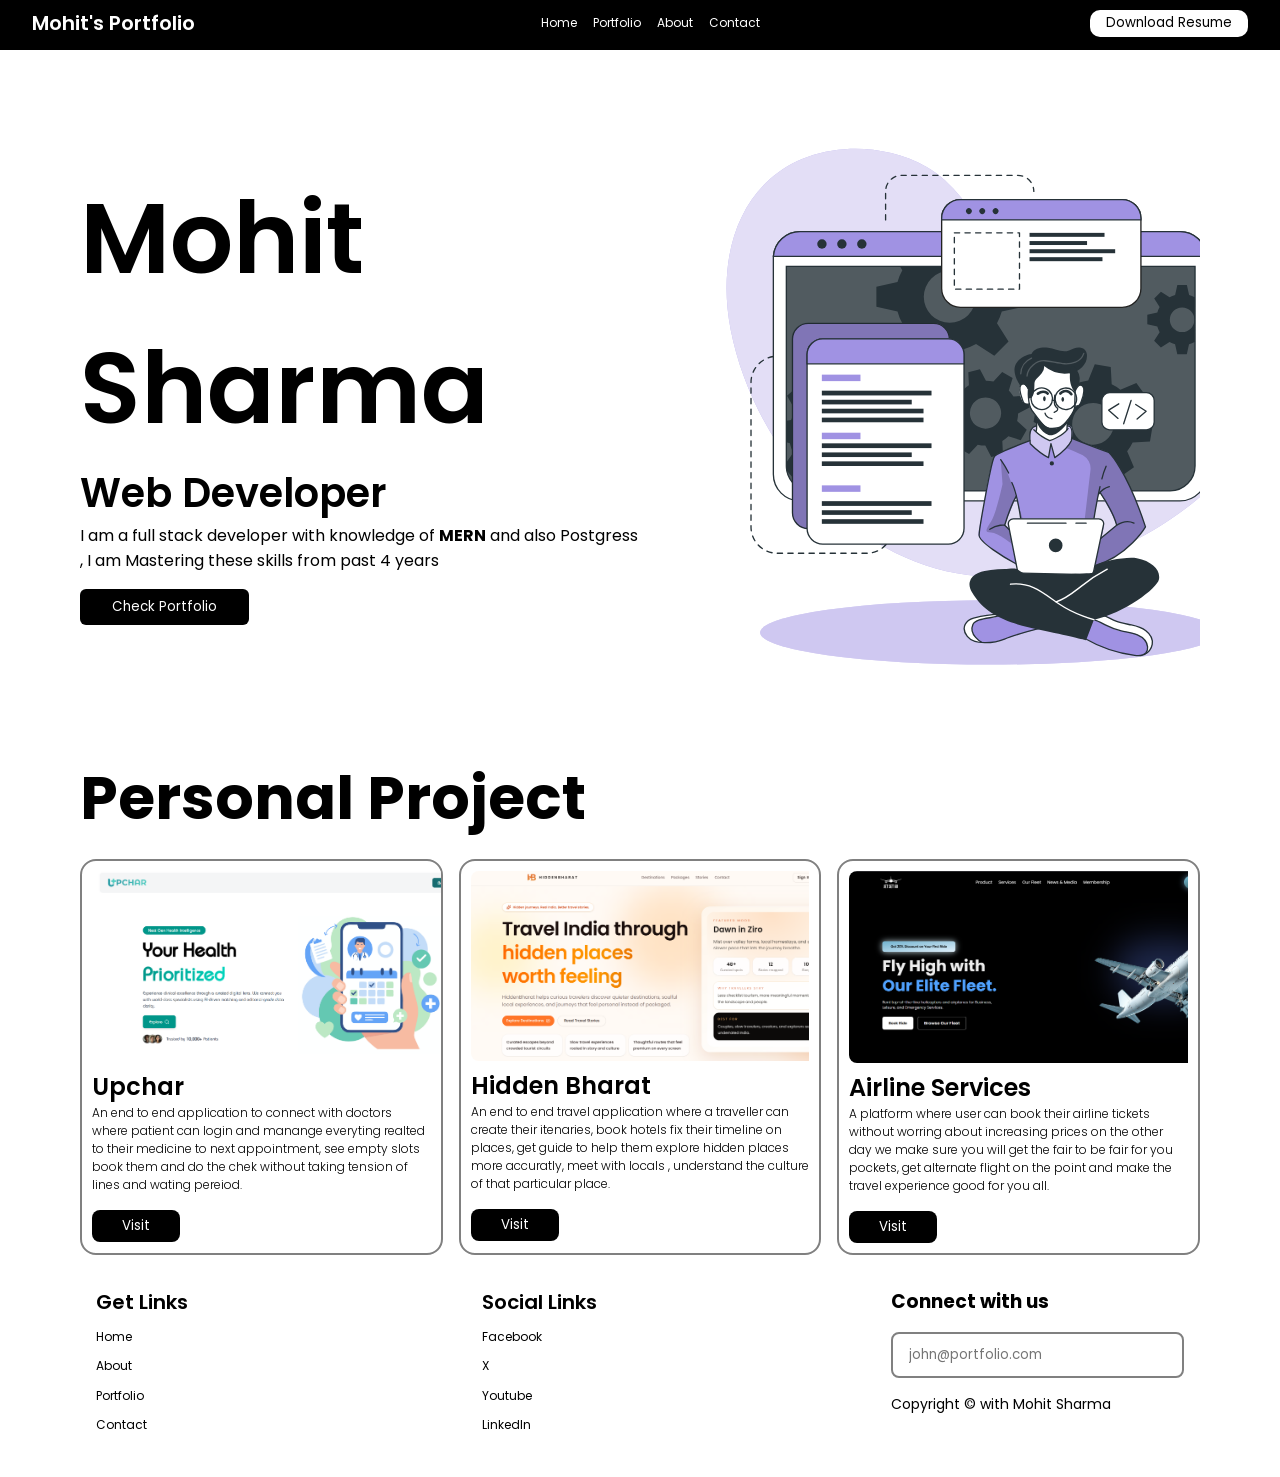
<file: 01_Portfolio_Project/index.html>
<!doctype html>
<html lang="en">
  <head>
    <meta charset="UTF-8" />
    <meta name="viewport" content="width=device-width, initial-scale=1.0" />
    <title>01 Portfolio Project</title>
    <link rel="stylesheet" href="style.css" />
  </head>
  <body>
    <!-- Navbar -->
    <section id="navbar">
      <header>
        <nav>
          <div>
            <h1>Mohit's Portfolio</h1>
          </div>
          <div>
            <ul>
              <li>Home</li>
              <li>Portfolio</li>
              <li>About</li>
              <li>Contact</li>
            </ul>
          </div>
          <div>
            <button type="submit">Download Resume</button>
          </div>
        </nav>
      </header>
    </section>

    <!-- hero section -->

    <section id="hero_section">
      <!-- left-side-content -->
      <div class="hero_first_div">
        <div>
          <h1>Mohit Sharma</h1>
          <span>Web Developer</span>
        </div>
        <p>
          I am a full stack developer with knowledge of <b>MERN</b> and also
          Postgress , I am Mastering these skills from past 4 years
        </p>

        <button>Check Portfolio</button>
      </div>

      <!-- right-side-content -->
      <div class="hero_second_div">
        <img src="./public/hero-img.svg" alt="Hero Image" />
      </div>
    </section>

    <!-- Project Section -->

    <section id="project_section">
      <div>
        <div id="project_heading">
          <h2>Personal Project</h2>
        </div>
        <div id="project_cards">
          <!-- 1 Card -->
          <div class="project_card">
            <img src="./public/first_project.png" alt="first project image" />
            <h1>Upchar</h1>
            <p>
              An end to end application to connect with doctors where patient
              can login and manange everyting realted to their medicine to next
              appointment, see empty slots book them and do the chek without
              taking tension of lines and wating pereiod.
            </p>

            <div>
              <button>Visit</button>
            </div>
          </div>

          <!-- 2 Card -->
          <div class="project_card">
            <div>
              <img
                src="./public/second_project.png"
                alt="first project image"
              />
              <h1>Hidden Bharat</h1>
              <p>
                An end to end travel application where a traveller can create
                their itenaries, book hotels fix their timeline on places, get
                guide to help them explore hidden places more accuratly, meet
                with locals , understand the culture of that particular place.
              </p>
            </div>
            <div>
              <button>Visit</button>
            </div>
          </div>

          <!-- 3 Card -->
          <div class="project_card">
            <div>
              <img src="./public/third_project.png" alt="first project image" />
              <h1>Airline Services</h1>
              <p>
                A platform where user can book their airline tickets without
                worring about increasing prices on the other day we make sure
                you will get the fair to be fair for you pockets, get alternate
                flight on the point and make the travel experience good for you
                all.
              </p>
            </div>
            <div>
              <button>Visit</button>
            </div>
          </div>
        </div>
      </div>
    </section>

    <!-- Footer -->

    <section id="footer_section">
      <footer>
        <div>
          <h2>Get Links</h2>
          <ul>
            <li>Home</li>
            <li>About</li>
            <li>Portfolio</li>
            <li>Contact</li>
          </ul>
        </div>
        <div>
          <h2>Social Links</h2>
          <ul>
            <li>Facebook</li>
            <li>X</li>
            <li>Youtube</li>
            <li>LinkedIn</li>
          </ul>
        </div>

        <div>
          <h3>Connect with us</h3>
          <input type="email" placeholder="john@portfolio.com" />
          <p>Copyright &copy; with Mohit Sharma</p>
        </div>
      </footer>
    </section>
  </body>
</html>
</file>
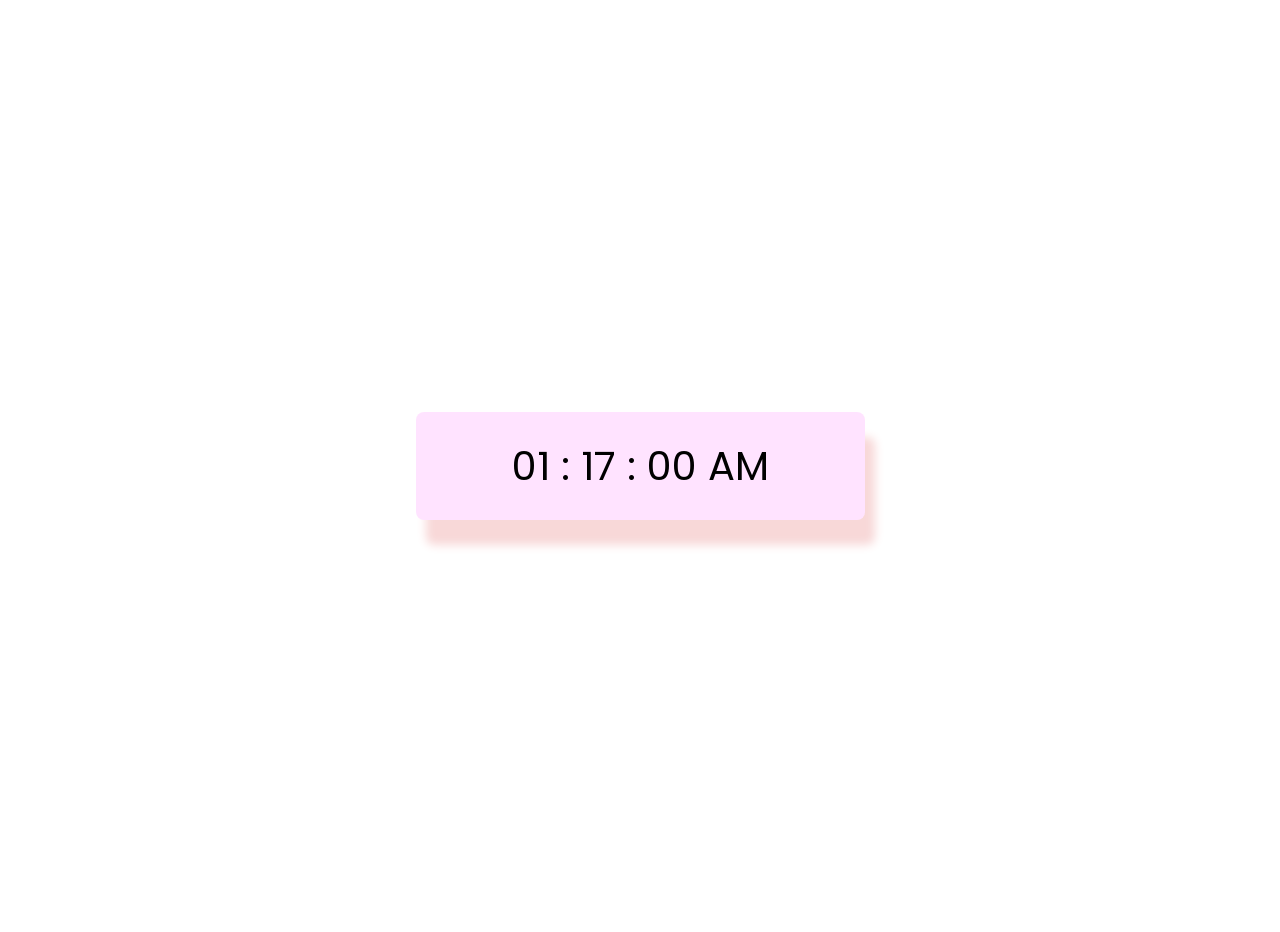
<file: 02_Digital_Clock/index.html>
<!doctype html>
<html lang="en">
  <head>
    <meta charset="UTF-8" />
    <meta name="viewport" content="width=device-width, initial-scale=1.0" />
    <title>Digital Clock</title>
    <link rel="stylesheet" href="style.css" />
  </head>
  <body>
    <section id="clock">
      <div id="clock-div">
        
      </div>
    </section>
    <script src="script.js"></script>
  </body>
</html>
</file>
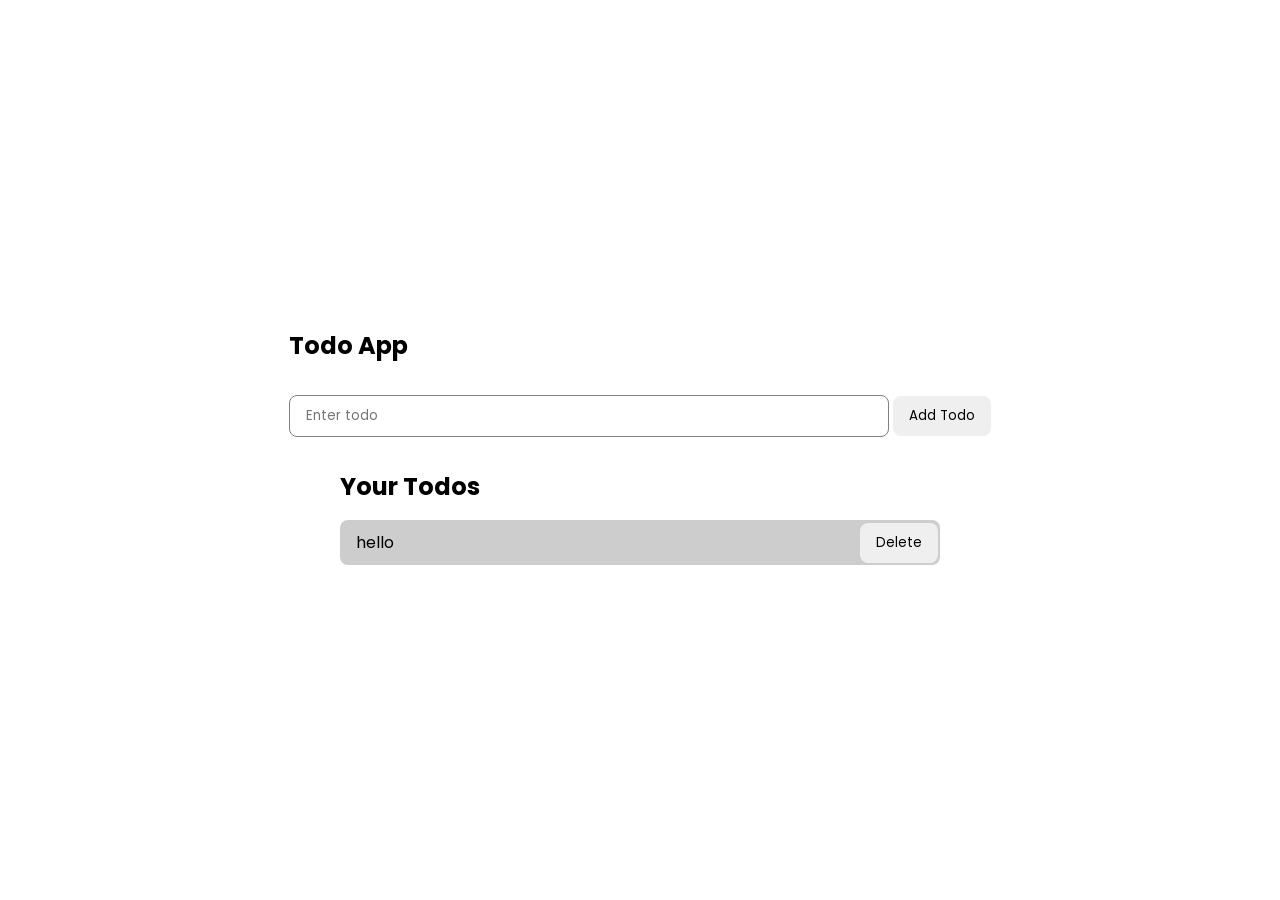
<file: 03_todo_app/index.html>
<!DOCTYPE html>
<html lang="en">
<head>
    <meta charset="UTF-8">
    <meta name="viewport" content="width=device-width, initial-scale=1.0">
    <title>Todo App</title>
    <link rel="stylesheet" href="style.css">
</head>
<body>
    <section class="todo-app">
        <div class="create-todo">
        <h1>Todo App</h1>
            <input id="todoInput" type="text" placeholder="Enter todo"/>
            <button id="addBtn">
                Add Todo
            </button>
        </div>

        <div class="display-todo">
            <h2>Your Todos</h2>
            <ul id="todo-list"></ul>
        </div>
    </section>

    <script src="script.js"></script>
</body>
</html>
</file>
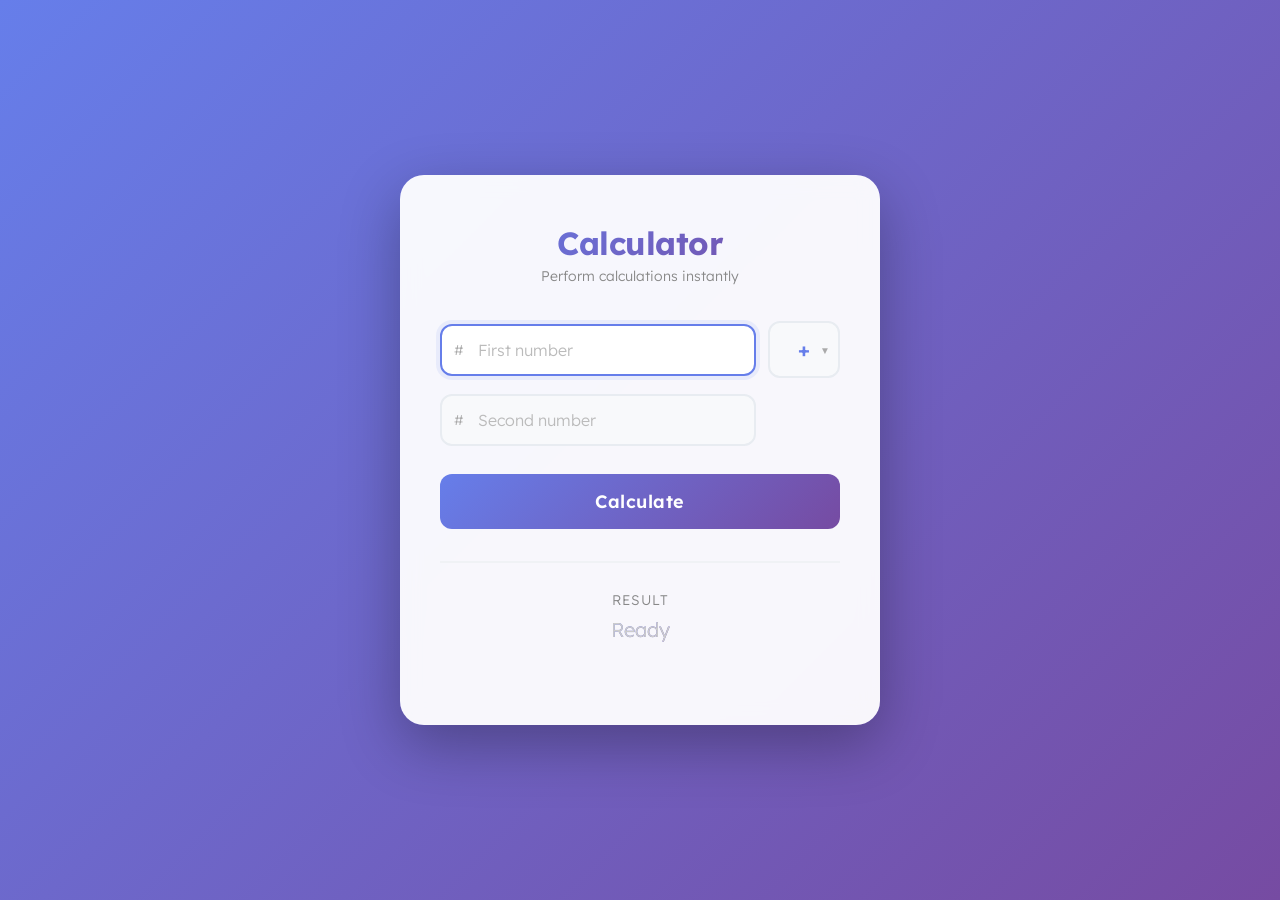
<file: 04_calculator/index.html>
<!doctype html>
<html lang="en">
  <head>
    <meta charset="UTF-8" />
    <meta name="viewport" content="width=device-width, initial-scale=1.0" />
    <link rel="preconnect" href="https://fonts.googleapis.com" />
    <link rel="preconnect" href="https://fonts.gstatic.com" crossorigin />
    <link
      href="https://fonts.googleapis.com/css2?family=Lexend:wght@100..900&display=swap"
      rel="stylesheet"
    />
    <title>Calculator</title>
    <style>
      * {
        margin: 0;
        padding: 0;
        box-sizing: border-box;
        font-family: "Lexend", sans-serif;
      }

      body {
        display: flex;
        justify-content: center;
        align-items: center;
        min-height: 100vh;
        background: linear-gradient(135deg, #667eea 0%, #764ba2 100%);
        padding: 20px;
      }

      section {
        background: rgba(255, 255, 255, 0.95);
        backdrop-filter: blur(10px);
        border-radius: 24px;
        padding: 48px 40px;
        width: 100%;
        max-width: 480px;
        box-shadow: 0 20px 60px rgba(0, 0, 0, 0.3);
        transition: transform 0.3s ease;
      }

      section:hover {
        transform: translateY(-5px);
      }

      .header {
        text-align: center;
        margin-bottom: 36px;
      }

      .header h2 {
        font-size: 32px;
        font-weight: 700;
        background: linear-gradient(135deg, #667eea 0%, #764ba2 100%);
        -webkit-background-clip: text;
        -webkit-text-fill-color: transparent;
        background-clip: text;
        letter-spacing: -0.5px;
      }

      .header .subtitle {
        font-size: 14px;
        color: #888;
        margin-top: 4px;
        font-weight: 300;
        -webkit-text-fill-color: #888;
      }

      .input-group {
        display: flex;
        flex-direction: column;
        gap: 16px;
        margin-bottom: 24px;
      }

      .input-row {
        display: flex;
        gap: 12px;
        align-items: center;
      }

      .input-wrapper {
        flex: 1;
        position: relative;
      }

      .input-wrapper .icon {
        position: absolute;
        left: 14px;
        top: 50%;
        transform: translateY(-50%);
        color: #aaa;
        font-size: 14px;
        font-weight: 300;
        pointer-events: none;
      }

      .input-wrapper input {
        width: 100%;
        padding: 14px 16px 14px 36px;
        border: 2px solid #e8ecf1;
        border-radius: 12px;
        font-size: 16px;
        font-weight: 400;
        color: #333;
        transition: all 0.3s ease;
        background: #f8f9fb;
        outline: none;
      }

      .input-wrapper input:focus {
        border-color: #667eea;
        background: white;
        box-shadow: 0 0 0 4px rgba(102, 126, 234, 0.1);
      }

      .input-wrapper input::placeholder {
        color: #bbb;
        font-weight: 300;
      }

      .operator-select-wrapper {
        position: relative;
        flex: 0 0 72px;
      }

      .operator-select-wrapper select {
        width: 100%;
        padding: 14px 12px;
        border: 2px solid #e8ecf1;
        border-radius: 12px;
        font-size: 20px;
        font-weight: 600;
        color: #667eea;
        background: #f8f9fb;
        cursor: pointer;
        appearance: none;
        transition: all 0.3s ease;
        outline: none;
        text-align: center;
      }

      .operator-select-wrapper select:focus {
        border-color: #667eea;
        background: white;
        box-shadow: 0 0 0 4px rgba(102, 126, 234, 0.1);
      }

      .operator-select-wrapper::after {
        content: "▼";
        position: absolute;
        right: 10px;
        top: 50%;
        transform: translateY(-50%);
        font-size: 10px;
        color: #aaa;
        pointer-events: none;
      }

      .calculate-btn {
        width: 100%;
        padding: 16px;
        background: linear-gradient(135deg, #667eea 0%, #764ba2 100%);
        color: white;
        border: none;
        border-radius: 12px;
        font-size: 18px;
        font-weight: 600;
        cursor: pointer;
        transition: all 0.3s ease;
        letter-spacing: 0.5px;
        margin-top: 4px;
      }

      .calculate-btn:hover {
        transform: translateY(-2px);
        box-shadow: 0 8px 25px rgba(102, 126, 234, 0.4);
      }

      .calculate-btn:active {
        transform: translateY(0px);
      }

      .result-section {
        margin-top: 32px;
        padding-top: 28px;
        border-top: 2px solid #f0f2f5;
        text-align: center;
      }

      .result-section .result-label {
        font-size: 14px;
        font-weight: 300;
        color: #888;
        letter-spacing: 1px;
        text-transform: uppercase;
        margin-bottom: 8px;
      }

      .result-section #result {
        display: inline-block;
        font-size: 48px;
        font-weight: 700;
        color: #333;
        min-height: 60px;
        padding: 0 16px;
        background: linear-gradient(135deg, #667eea 0%, #764ba2 100%);
        -webkit-background-clip: text;
        -webkit-text-fill-color: transparent;
        background-clip: text;
        transition: all 0.3s ease;
      }

      .result-section #result.error {
        -webkit-text-fill-color: #e74c3c;
        font-size: 20px;
        font-weight: 500;
      }

      .result-section #result.placeholder {
        -webkit-text-fill-color: #ccc;
        font-weight: 300;
        font-size: 20px;
      }

      /* Responsive Design */
      @media (max-width: 520px) {
        section {
          padding: 32px 20px;
        }

        .header h2 {
          font-size: 26px;
        }

        .input-row {
          flex-direction: column;
          gap: 12px;
        }

        .operator-select-wrapper {
          flex: 1;
          width: 100%;
        }

        .result-section #result {
          font-size: 36px;
        }
      }

      @media (max-width: 400px) {
        section {
          padding: 24px 16px;
        }

        .header h2 {
          font-size: 22px;
        }

        .input-wrapper input {
          padding: 12px 14px 12px 32px;
          font-size: 14px;
        }

        .calculate-btn {
          padding: 14px;
          font-size: 16px;
        }

        .result-section #result {
          font-size: 28px;
        }
      }
    </style>
  </head>
  <body>
    <section>
      <div class="header">
        <h2>Calculator</h2>
        <p class="subtitle">Perform calculations instantly</p>
      </div>

      <div class="input-group">
        <div class="input-row">
          <div class="input-wrapper">
            <span class="icon">#</span>
            <input
              type="text"
              placeholder="First number"
              id="first_value"
              autofocus
            />
          </div>
          <div class="operator-select-wrapper">
            <select id="arth_options">
              <option value="sum">+</option>
              <option value="sub">−</option>
              <option value="mul">×</option>
              <option value="div">÷</option>
            </select>
          </div>
        </div>

        <div class="input-row">
          <div class="input-wrapper">
            <span class="icon">#</span>
            <input
              type="text"
              placeholder="Second number"
              id="second_value"
            />
          </div>
          <div style="flex: 0 0 72px; visibility: hidden;"></div>
        </div>
      </div>

      <button class="calculate-btn" id="calcBtn">Calculate</button>

      <div class="result-section">
        <p class="result-label">Result</p>
        <span id="result" class="placeholder">Ready</span>
      </div>
    </section>

    <script>
      const firstValue = document.getElementById("first_value");
      const secondValue = document.getElementById("second_value");
      const arthOptions = document.getElementById("arth_options");
      const calcBtn = document.getElementById("calcBtn");
      const result = document.getElementById("result");

      // Set default operation
      let operation = "sum";

      calcBtn.addEventListener("click", (e) => {
        const a = Number(firstValue.value);
        const b = Number(secondValue.value);

        // Validate inputs
        if (firstValue.value.trim() === "" || secondValue.value.trim() === "") {
          result.className = "error";
          result.textContent = "⚠️ Please enter both numbers";
          return;
        }

        if (isNaN(a) || isNaN(b)) {
          result.className = "error";
          result.textContent = "⚠️ Please enter valid numbers";
          return;
        }

        let calculationResult;
        let operationSymbol;

        if (operation === "sum") {
          calculationResult = a + b;
          operationSymbol = "+";
        } else if (operation === "sub") {
          calculationResult = a - b;
          operationSymbol = "−";
        } else if (operation === "mul") {
          calculationResult = a * b;
          operationSymbol = "×";
        } else if (operation === "div") {
          if (b === 0) {
            result.className = "error";
            result.textContent = "⚠️ Cannot divide by zero";
            return;
          }
          calculationResult = a / b;
          operationSymbol = "÷";
        }

        // Format result (handle decimals)
        const formattedResult = Number.isInteger(calculationResult)
          ? calculationResult.toString()
          : calculationResult.toFixed(4);

        result.className = "";
        result.textContent = `${a} ${operationSymbol} ${b} = ${formattedResult}`;
      });

      arthOptions.addEventListener("change", (e) => {
        operation = e.target.value;
        // Reset result placeholder when operation changes
        if (result.textContent.includes("=") || result.className === "error") {
          result.className = "placeholder";
          result.textContent = "Ready";
        }
      });

      // Handle Enter key press
      document.addEventListener("keydown", (e) => {
        if (e.key === "Enter") {
          calcBtn.click();
        }
      });

      // Clear error state when user starts typing
      firstValue.addEventListener("input", () => {
        if (result.className === "error") {
          result.className = "placeholder";
          result.textContent = "Ready";
        }
      });

      secondValue.addEventListener("input", () => {
        if (result.className === "error") {
          result.className = "placeholder";
          result.textContent = "Ready";
        }
      });
    </script>
  </body>
</html>
</file>
<file: 01_Portfolio_Project/style.css>
@import url("https://fonts.googleapis.com/css2?family=Poppins:ital,wght@0,100;0,200;0,300;0,400;0,500;0,600;0,700;0,800;0,900;1,100;1,200;1,300;1,400;1,500;1,600;1,700;1,800;1,900&display=swap");
* {
  margin: 0;
  padding: 0;
  box-sizing: border-box;
  font-family: "Poppins";
  overflow-x: hidden;
}

#navbar {
  background-color: black;
  color: white;
  height: 50px;
}

#navbar header nav {
  display: flex;
  justify-content: space-between;
  align-items: center;
  margin-inline: 2rem;
  padding-top: 0.5rem;
}
#navbar header nav h1 {
  font-size: 20px;
  font-weight: 600;
}

#navbar header nav ul {
  list-style: none;
  text-decoration: none;
  display: flex;
}

#navbar header nav ul li {
  margin-left: 1rem;
  font-size: 12px;
  cursor: pointer;
}
#navbar header nav button {
  background-color: white;
  padding-inline: 1rem;
  padding-block: 0.2rem;
  border: none;
  outline: none;
  border-radius: 10px;
  cursor: pointer;
}

#hero_section {
  margin-block: 3rem;
  display: flex;
  justify-content: space-evenly;
  align-items: center;
  padding-inline: 5rem;
}

#hero_section img {
  width: 600px;
}

.hero_first_div h1 {
  font-size: 100px;
  font-weight: 600;
  width: fit-content;
}
.hero_first_div span {
  font-size: 40px;
  font-weight: 600;
}

.hero_first_div p {
  max-width: 35rem;
}

.hero_first_div button {
  border: none;
  outline: none;
  background-color: black;
  color: white;
  border-radius: 6px;
  padding-inline: 2rem;
  padding-block: 0.5rem;
  margin-block: 1rem;
  cursor: pointer;
}

#project_section {
  padding-inline: 5rem;
}

#project_heading {
  font-size: 40px;
}

#project_cards {
  display: grid;
  grid-template-columns: repeat(3, 1fr);
  gap: 16px;
  margin-top: 1rem;
}

.project_card {
  border: 2px solid gray;
  padding: 10px;
  border-radius: 16px;
}

.project_card img {
  width: 400px;
  object-fit: contain;
  border-radius: 8px;
}

.project_card h1{
    font-size: 24px;
    font-weight: 600;
}

.project_card p{
    font-size: 12px;
    font-weight: 300;
}

.project_card button{
    padding-inline: 30px;
    padding-block: 6px;
    margin-top:1rem;
    background-color: black;
    color: white;
    border-radius: 8px;
    border:none;
    outline:none;
    cursor: pointer;
}


#footer_section{
    margin-block: 2rem;
    padding-inline: 6rem;
}

footer{
    display: flex;
    justify-content: space-between;
}

footer h2{
    font-size: 20px;
    font-weight: 600;
}

footer ul li{
    font-size: 12px;
    font-weight: 400;
    margin-block:0.7rem;
}

footer input{
    padding-inline:1rem;
    padding-block: 0.7rem;
    border:2px solid gray;
    outline:none;
    border-radius: 8px;
    margin-block: 1rem;
}

footer p{
    font-size: 14px;
}
</file>
<file: 02_Digital_Clock/style.css>
@import url("https://fonts.googleapis.com/css2?family=Poppins:ital,wght@0,100;0,200;0,300;0,400;0,500;0,600;0,700;0,800;0,900;1,100;1,200;1,300;1,400;1,500;1,600;1,700;1,800;1,900&display=swap");
* {
  margin: 0;
  padding: 0;
  box-sizing: border-box;
}
body {
  padding: 16px;
}

#clock {
  display: flex;
  justify-content: center;
  align-items: center;
  min-height: 100vh;
  font-size: 40px;
  font-family: "Poppins";
}
#clock div {
  background: rgba(256, 0, 256, 0.11);
  padding-block: 1.5rem;
  padding-inline:6rem;
  box-shadow: 10px 25px 10px rgb(248, 216, 216);
  border-radius: 8px;
}
</file>
<file: 03_todo_app/style.css>
@import url("https://fonts.googleapis.com/css2?family=Poppins:ital,wght@0,100;0,200;0,300;0,400;0,500;0,600;0,700;0,800;0,900;1,100;1,200;1,300;1,400;1,500;1,600;1,700;1,800;1,900&display=swap");
* {
  margin: 0;
  padding: 0;
  box-sizing: border-box;
  font-family: "Poppins";
}
body {
  padding-inline: 16px;
}

.todo-app {
  display: flex;
  justify-content: center;
  align-items: center;
  flex-direction: column;
  min-height: 100vh;
}
.create-todo {
  margin-block: 2rem;
}
input {
  margin-top: 2rem;
}
#todoInput {
  width: 600px;
  padding: 10px 16px;
  border: 1px solid gray;
  outline: none;
  border-radius: 8px;
}
#addBtn {
  padding: 10px 16px;
  border: none;
  outline: none;
  border-radius: 8px;
  cursor: pointer;
}


#todo-list {
  list-style: none;
 
}
#todo-list button{
    padding : 10px 16px;
    border:none;
    outline:none;
    border-radius: 8px;
    position: relative;
    top: -42px;
    left:520px;
    cursor: pointer;
}

#todo-list li {
  background-color: rgb(205, 205, 205);
  margin-top: 1rem;
  padding: 10px 16px;
  width: 600px;
  border-radius: 8px;
}
</file>
